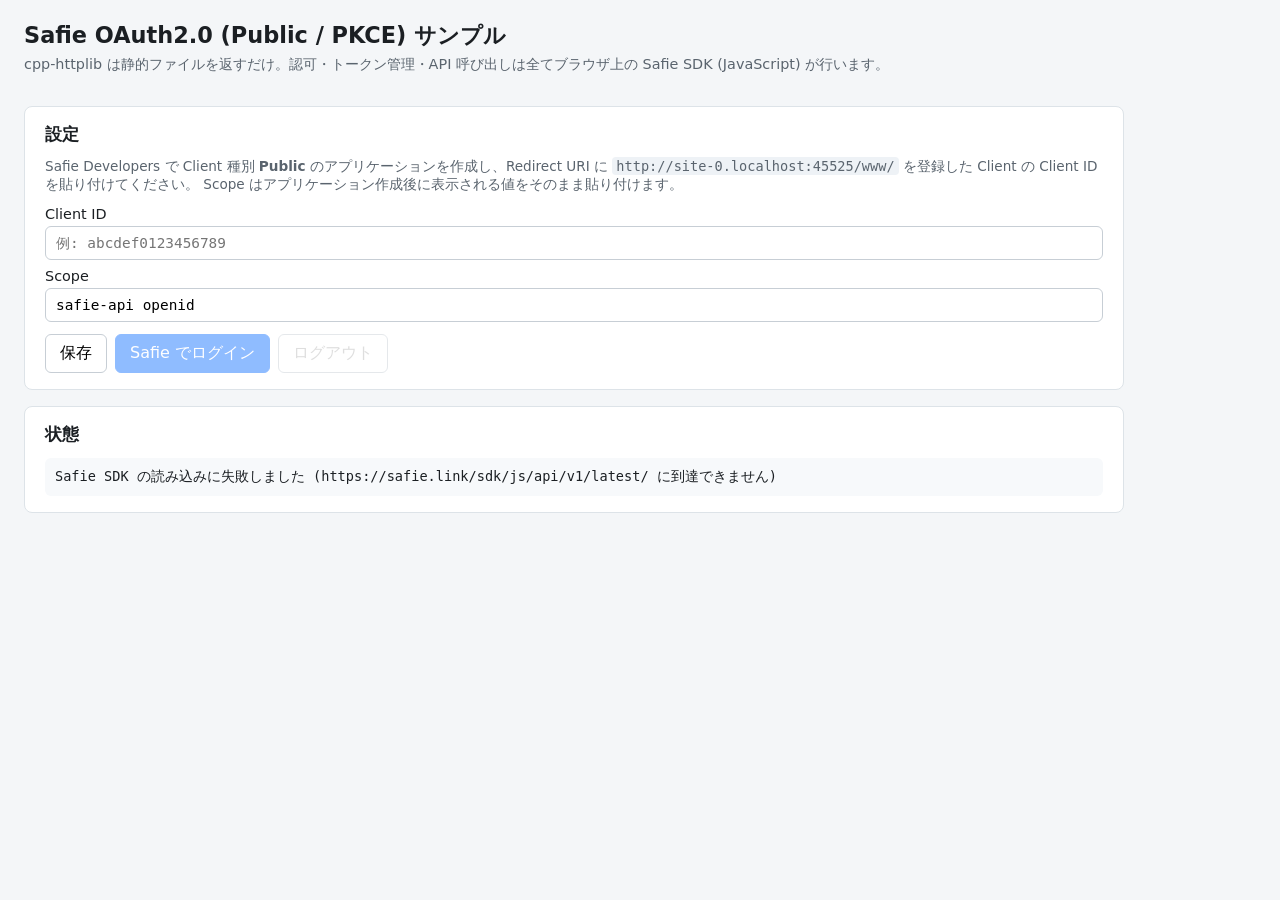
<file: index.html>
<!doctype html>
<html lang="ja">
<head>
<meta charset="utf-8">
<meta http-equiv="refresh" content="0; url=www/">
<title>Safie Public SDK Demo</title>
</head>
<body>
<p>アプリは <a href="www/">www/</a> にあります。</p>
</body>
</html>
</file>
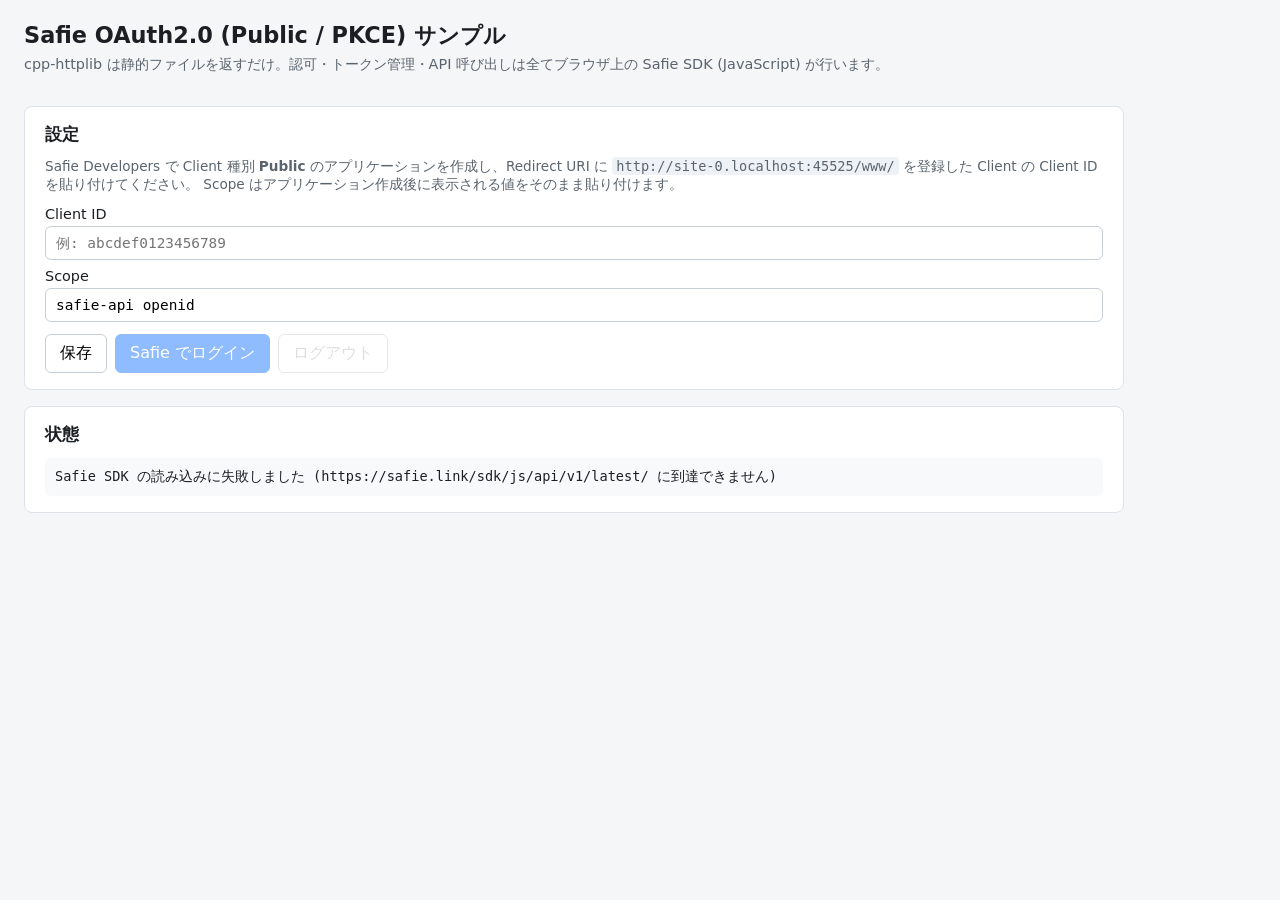
<file: www/index.html>
<!doctype html>
<html lang="ja">
<head>
<meta charset="utf-8">
<meta name="viewport" content="width=device-width, initial-scale=1">
<title>Safie OAuth Public Client Sample</title>
<link rel="stylesheet" href="style.css">
</head>
<body>
<header>
  <h1>Safie OAuth2.0 (Public / PKCE) サンプル</h1>
  <p class="sub">cpp-httplib は静的ファイルを返すだけ。認可・トークン管理・API 呼び出しは全てブラウザ上の Safie SDK (JavaScript) が行います。</p>
</header>

<main>
  <section id="config" class="card">
    <h2>設定</h2>
    <p class="hint">Safie Developers で Client 種別 <b>Public</b> のアプリケーションを作成し、Redirect URI に
      <code id="redirect-uri"></code> を登録した Client の Client ID を貼り付けてください。
      Scope はアプリケーション作成後に表示される値をそのまま貼り付けます。</p>
    <label>Client ID <input id="client-id" type="text" autocomplete="off" spellcheck="false" placeholder="例: abcdef0123456789"></label>
    <label>Scope <input id="scope" type="text" autocomplete="off" spellcheck="false" placeholder="例: safie-api openid"></label>
    <div class="row">
      <button id="btn-save" type="button">保存</button>
      <button id="btn-login" type="button" class="primary" disabled>Safie でログイン</button>
      <button id="btn-logout" type="button" disabled>ログアウト</button>
    </div>
  </section>

  <section id="status" class="card">
    <h2>状態</h2>
    <pre id="status-text">初期化中…</pre>
  </section>

  <section id="devices" class="card" hidden>
    <h2>デバイス一覧 <span id="device-count"></span></h2>
    <div class="row">
      <button id="btn-reload" type="button">再読み込み</button>
      <button id="btn-thumbs" type="button">サムネイルを取得</button>
    </div>
    <table>
      <thead><tr><th>サムネイル</th><th>デバイス名</th><th>デバイスID</th><th>モデル</th><th>シリアル</th><th>配信中</th><th>接続中</th><th></th></tr></thead>
      <tbody id="device-rows"></tbody>
    </table>
  </section>

  <section id="player-section" class="card" hidden>
    <h2>ライブ映像 <span id="player-device"></span></h2>
    <div class="row">
      <button id="btn-stop" type="button">停止</button>
      <button id="btn-pause" type="button">一時停止 / 再開</button>
      <label class="inline"><input id="chk-webrtc" type="checkbox"> 低遅延 (WebRTC)</label>
      <label class="inline"><input id="chk-muted" type="checkbox"> ミュート</label>
    </div>
    <div id="player"></div>
    <pre id="player-status">-</pre>
  </section>
</main>

<!-- Safie SDK (JavaScript). 1.x 系の最新版。バージョン固定は /v1/1.10/ のように指定。 -->
<script src="https://safie.link/sdk/js/api/v1/latest/"></script>
<script src="app.js"></script>
</body>
</html>
</file>
<file: www/style.css>
:root { font-family: system-ui, -apple-system, "Segoe UI", "Noto Sans JP", sans-serif; color: #1b1f23; background: #f4f6f8; }
body { margin: 0; }
header { padding: 20px 24px 8px; }
header h1 { margin: 0 0 4px; font-size: 1.4rem; }
.sub { margin: 0; color: #5a646e; font-size: 0.9rem; }
main { padding: 8px 24px 40px; max-width: 1100px; }
.card { background: #fff; border: 1px solid #dde3e8; border-radius: 8px; padding: 16px 20px; margin: 16px 0; }
.card h2 { margin: 0 0 12px; font-size: 1.05rem; }
.hint { color: #5a646e; font-size: 0.85rem; margin: 0 0 12px; }
label { display: block; margin: 8px 0; font-size: 0.9rem; }
label input { display: block; width: 100%; box-sizing: border-box; margin-top: 4px; padding: 8px 10px; font: inherit; font-family: ui-monospace, Consolas, monospace; border: 1px solid #c7ced5; border-radius: 6px; }
.row { display: flex; gap: 8px; flex-wrap: wrap; margin-top: 12px; }
button { font: inherit; padding: 8px 14px; border-radius: 6px; border: 1px solid #c7ced5; background: #fff; cursor: pointer; }
button.primary { background: #0a6cff; border-color: #0a6cff; color: #fff; }
button:disabled { opacity: 0.45; cursor: default; }
pre { margin: 0; white-space: pre-wrap; word-break: break-all; font-size: 0.85rem; background: #f7f9fb; padding: 10px; border-radius: 6px; }
table { width: 100%; border-collapse: collapse; margin-top: 12px; font-size: 0.9rem; }
th, td { text-align: left; padding: 6px 8px; border-bottom: 1px solid #e6ebf0; vertical-align: middle; }
td img { width: 120px; height: auto; display: block; border-radius: 4px; background: #e6ebf0; }
label.inline { display: inline-flex; align-items: center; gap: 4px; margin: 0; }
#player { width: 100%; max-width: 960px; aspect-ratio: 16 / 9; background: #000; border-radius: 6px; margin: 12px 0; overflow: hidden; }
#player-status { margin-top: 0; }
code { font-family: ui-monospace, Consolas, monospace; background: #eef2f6; padding: 1px 4px; border-radius: 4px; }
</file>
